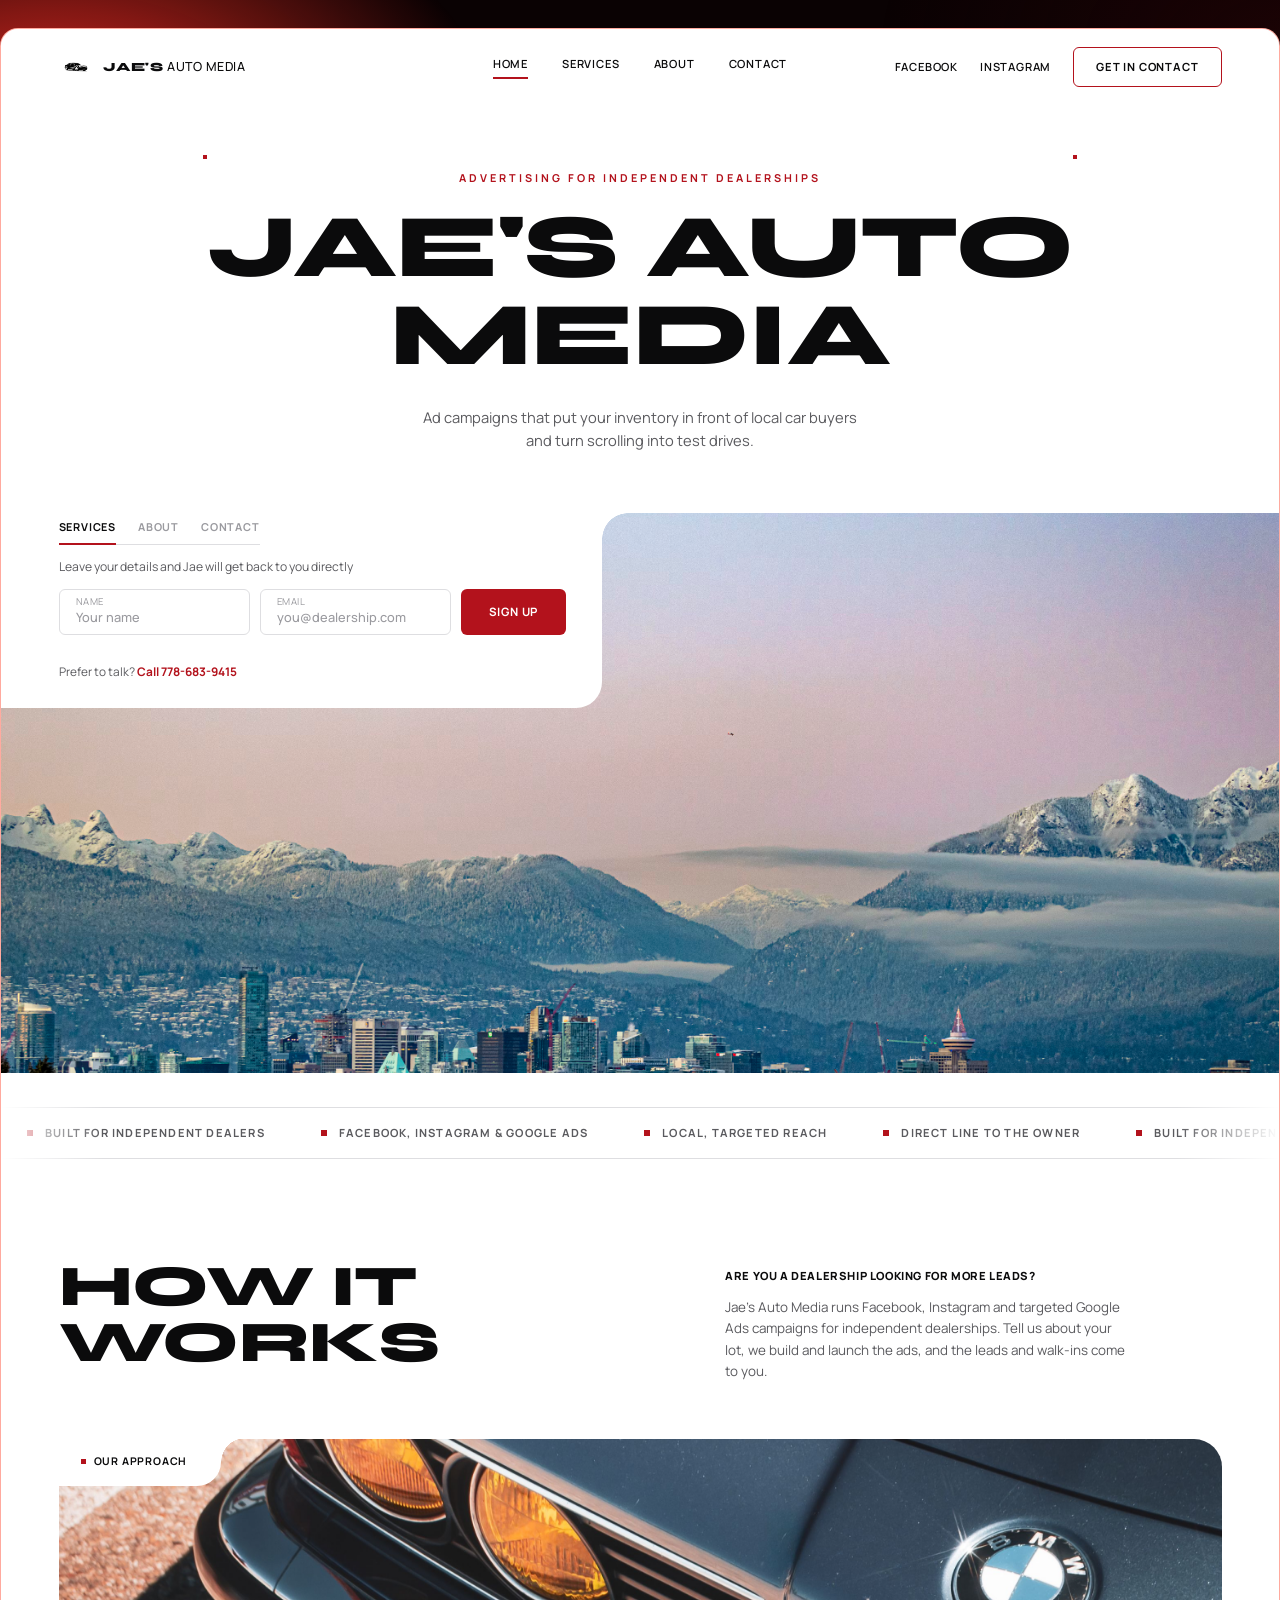
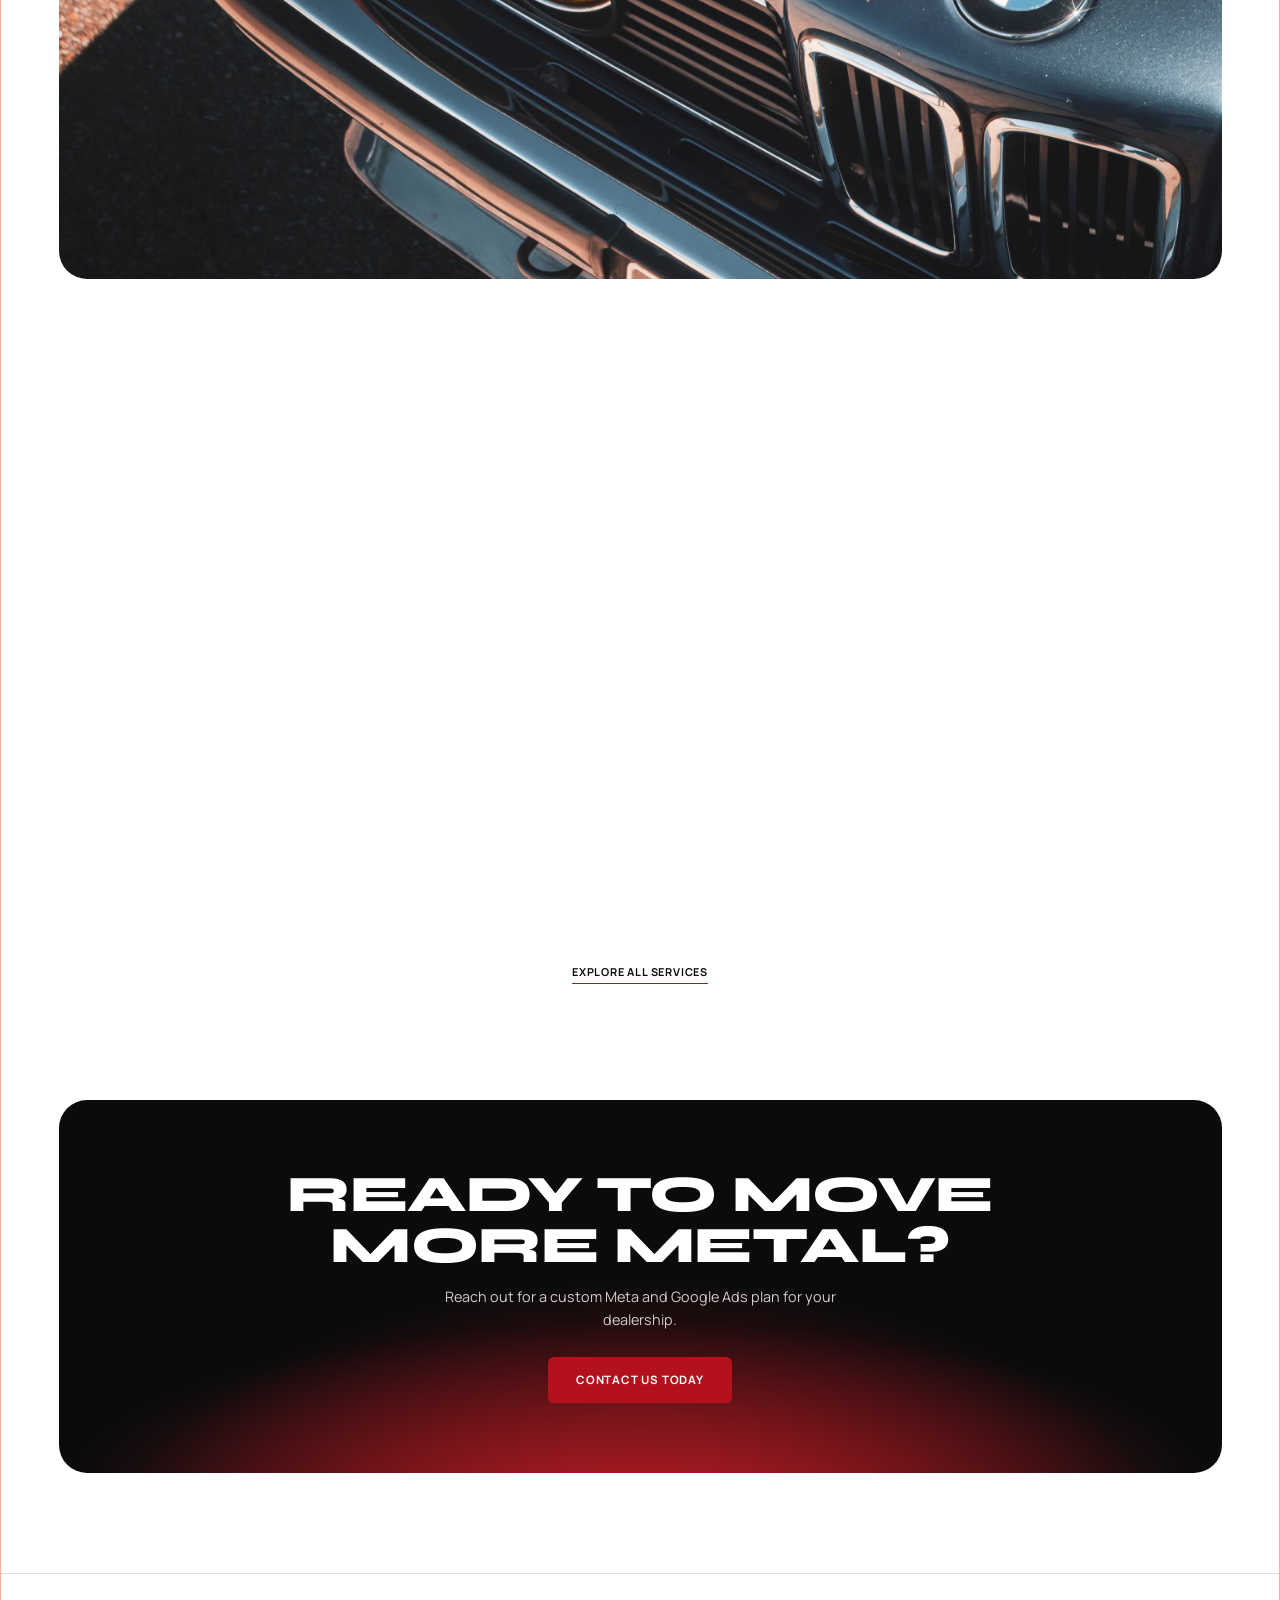
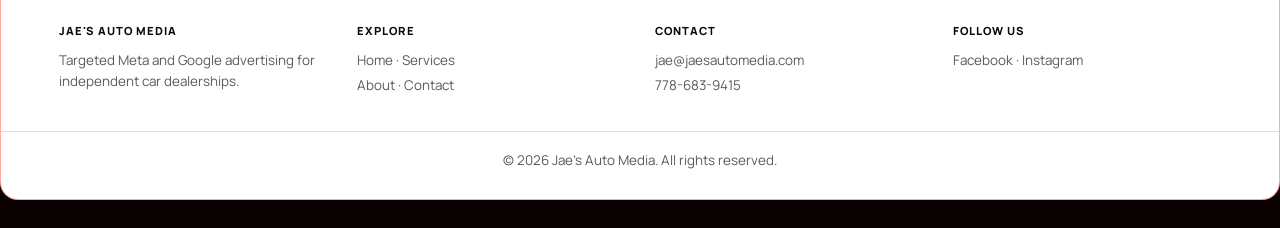
<file: index.html>
<!DOCTYPE html>
<html lang="en">
<head>
    <meta charset="UTF-8">
    <meta name="viewport" content="width=device-width, initial-scale=1.0">
    <meta name="theme-color" content="#0a0203">
    <title>Jae's Auto Media | Meta and Google Ads for Independent Car Dealerships</title>
    <meta name="description" content="Targeted Facebook, Instagram and Google advertising built for independent car dealerships. Put your inventory in front of local buyers and fill your lot with real leads.">
    <link rel="preconnect" href="https://fonts.googleapis.com">
    <link rel="preconnect" href="https://fonts.gstatic.com" crossorigin>
    <link href="https://fonts.googleapis.com/css2?family=Manrope:wght@400;500;600;700;800&family=Syne:wght@700;800&display=swap" rel="stylesheet">
    <link rel="stylesheet" href="styles.css">
    <script>document.documentElement.classList.add("js");</script>
    <script src="script.js" defer></script>
</head>
<body>
<div class="page">

    <header class="site-header">
        <div class="header-inner">
            <a href="index.html" class="logo-link">
                <img src="images/logo.jpg" alt="Jae's Auto Media Logo" class="nav-logo" onerror="this.style.display='none'">
                <span class="logo-name"><b>Jae's</b>Auto Media</span>
            </a>
            <nav class="mainnav" aria-label="Site pages">
                <a href="index.html" aria-current="page">Home</a>
                <a href="services.html">Services</a>
                <a href="about.html">About</a>
                <a href="contact.html">Contact</a>
            </nav>
            <div class="header-actions">
                <a href="https://www.facebook.com/profile.php?id=61595789626539" target="_blank" rel="noopener" class="social-link">Facebook</a>
                <a href="https://www.instagram.com/jaesautomediaads/" target="_blank" rel="noopener" class="social-link">Instagram</a>
                <a href="contact.html" class="btn-outline">Get in Contact</a>
            </div>
        </div>
    </header>

    <main>
        <section class="hero">
            <div class="hero-text">
                <p class="eyebrow">Advertising for independent dealerships</p>
                <h1 class="display">Jae's Auto Media</h1>
                <p class="hero-sub">Ad campaigns that put your inventory in front of local car buyers and turn scrolling into test drives.</p>
            </div>

            <div class="hero-media">
                <div class="hero-photo" role="img" aria-label="Cars on a dealership lot"></div>
                <div class="cutout">
                    <div class="tabs">
                        <a href="services.html" class="active">Services</a>
                        <a href="about.html">About</a>
                        <a href="contact.html">Contact</a>
                    </div>
                    <p class="cut-sub">Leave your details and Jae will get back to you directly</p>
                    <form class="signup" id="signup-form" action="https://formsubmit.io/f/230b3058-38d5-4f60-9c1b-e684c7fa2852" method="POST">
                        <!-- spam trap: bots fill it in, people never see it. Leave it empty. -->
                        <input type="text" name="_formsubmit_id" class="trap" tabindex="-1" autocomplete="off" aria-hidden="true">
                        <label class="field">
                            <small>Name</small>
                            <input type="text" name="Full name" placeholder="Your name" autocomplete="name" required>
                        </label>
                        <label class="field">
                            <small>Email</small>
                            <input type="email" name="Email" placeholder="you@dealership.com" autocomplete="email" required>
                        </label>
                        <button type="submit" class="btn-red">Sign up</button>
                    </form>
                    <p class="form-note" id="form-note" role="status" aria-live="polite"></p>
                    <p class="form-alt">Prefer to talk? <a href="tel:7786839415">Call 778-683-9415</a></p>
                </div>
            </div>

            <div class="ticker" aria-label="Highlights">
                <div class="ticker-track">
                    <div class="ticker-group">
                        <span>Built for independent dealers</span>
                        <span>Facebook, Instagram &amp; Google ads</span>
                        <span>Local, targeted reach</span>
                        <span>Direct line to the owner</span>
                    </div>
                    <div class="ticker-group" aria-hidden="true">
                        <span>Built for independent dealers</span>
                        <span>Facebook, Instagram &amp; Google ads</span>
                        <span>Local, targeted reach</span>
                        <span>Direct line to the owner</span>
                    </div>
                    <div class="ticker-group" aria-hidden="true">
                        <span>Built for independent dealers</span>
                        <span>Facebook, Instagram &amp; Google ads</span>
                        <span>Local, targeted reach</span>
                        <span>Direct line to the owner</span>
                    </div>
                    <div class="ticker-group" aria-hidden="true">
                        <span>Built for independent dealers</span>
                        <span>Facebook, Instagram &amp; Google ads</span>
                        <span>Local, targeted reach</span>
                        <span>Direct line to the owner</span>
                    </div>
                </div>
            </div>
        </section>

        <section id="process" class="section">
            <div class="two-col">
                <h2 class="display section-title">How it works</h2>
                <div class="side-text">
                    <h4>Are you a dealership looking for more leads?</h4>
                    <p>Jae's Auto Media runs Facebook, Instagram and targeted Google Ads campaigns for independent dealerships. Tell us about your lot, we build and launch the ads, and the leads and walk-ins come to you.</p>
                </div>
            </div>

            <div class="photo-block photo-work" role="img" aria-label="Our approach">
                <div class="cut-label">Our approach</div>
            </div>

            <div class="steps">
                <div class="step">
                    <span class="num">01</span>
                    <h3>We Talk</h3>
                    <p>Tell us about your lot, your inventory and the buyers you want to reach.</p>
                </div>
                <div class="step">
                    <span class="num">02</span>
                    <h3>We Build</h3>
                    <p>We design and launch ad campaigns tailored to your dealership and local market.</p>
                </div>
                <div class="step">
                    <span class="num">03</span>
                    <h3>You Sell</h3>
                    <p>Leads and walk-ins come to you, and we keep tuning the ads to improve results.</p>
                </div>
            </div>
        </section>

        <section id="services" class="section">
            <h2 class="display section-title">What we do</h2>
            <p class="intro">Simple, focused advertising that keeps your lot moving.</p>

            <div class="cards">
                <a href="services.html" class="card">
                    <div class="icon"><svg viewBox="0 0 24 24" fill="none" stroke="currentColor" stroke-width="1.8" stroke-linecap="round" stroke-linejoin="round" aria-hidden="true"><circle cx="12" cy="12" r="9"/><circle cx="12" cy="12" r="4"/><path d="M12 1v4M12 19v4M1 12h4M19 12h4"/></svg></div>
                    <h3>Digital Inventory Targeting</h3>
                    <p>Put your specific vehicles in front of active car buyers in your local radius using dynamic social media ads.</p>
                </a>
                <a href="services.html" class="card">
                    <div class="icon"><svg viewBox="0 0 24 24" fill="none" stroke="currentColor" stroke-width="1.8" stroke-linecap="round" stroke-linejoin="round" aria-hidden="true"><path d="M20 12a8 8 0 1 0-2.6 5.9"/><path d="M20 4v6h-6"/></svg></div>
                    <h3>Showroom Retargeting</h3>
                    <p>Re-engage people who browsed your inventory but haven't booked a test drive yet.</p>
                </a>
                <a href="services.html" class="card">
                    <div class="icon"><svg viewBox="0 0 24 24" fill="none" stroke="currentColor" stroke-width="1.8" stroke-linecap="round" stroke-linejoin="round" aria-hidden="true"><path d="M4 5h16v11H10l-5 4v-4H4z"/><path d="M8 9h8M8 12h5"/></svg></div>
                    <h3>Lead Generation Campaigns</h3>
                    <p>Capture inquiries straight from Facebook and Instagram so your sales team can follow up while buyers are interested.</p>
                </a>
                <a href="services.html" class="card">
                    <div class="icon"><svg viewBox="0 0 24 24" fill="none" stroke="currentColor" stroke-width="1.8" stroke-linecap="round" stroke-linejoin="round" aria-hidden="true"><circle cx="10.5" cy="10.5" r="6.5"/><path d="M15.5 15.5 21 21"/><path d="M8 10.5h5M10.5 8v5"/></svg></div>
                    <h3>Targeted Google Ads</h3>
                    <p>Show up on Google when local shoppers are searching for the cars you sell, and send them straight to your lot.</p>
                </a>
            </div>

            <p class="link-row"><a href="services.html" class="underline-link">Explore all services</a></p>
        </section>

        <section class="cta">
            <div class="cta-box">
                <h2 class="display">Ready to move more metal?</h2>
                <p>Reach out for a custom Meta and Google Ads plan for your dealership.</p>
                <a href="contact.html" class="btn-red">Contact us today</a>
            </div>
        </section>
    </main>

    <footer class="site-footer">
        <div class="footer-grid">
            <div>
                <h3>Jae's Auto Media</h3>
                <p>Targeted Meta and Google advertising for independent car dealerships.</p>
            </div>
            <div>
                <h3>Explore</h3>
                <p><a href="index.html">Home</a> &middot; <a href="services.html">Services</a></p>
                <p><a href="about.html">About</a> &middot; <a href="contact.html">Contact</a></p>
            </div>
            <div>
                <h3>Contact</h3>
                <p><a href="mailto:jae@jaesautomedia.com">jae@jaesautomedia.com</a></p>
                <p><a href="tel:7786839415">778-683-9415</a></p>
            </div>
            <div>
                <h3>Follow Us</h3>
                <p>
                    <a href="https://www.facebook.com/profile.php?id=61595789626539" target="_blank" rel="noopener">Facebook</a> &middot;
                    <a href="https://www.instagram.com/jaesautomediaads/" target="_blank" rel="noopener">Instagram</a>
                </p>
            </div>
        </div>
        <p class="copyright">&copy; 2026 Jae's Auto Media. All rights reserved.</p>
    </footer>

</div>
</body>
</html>
</file>
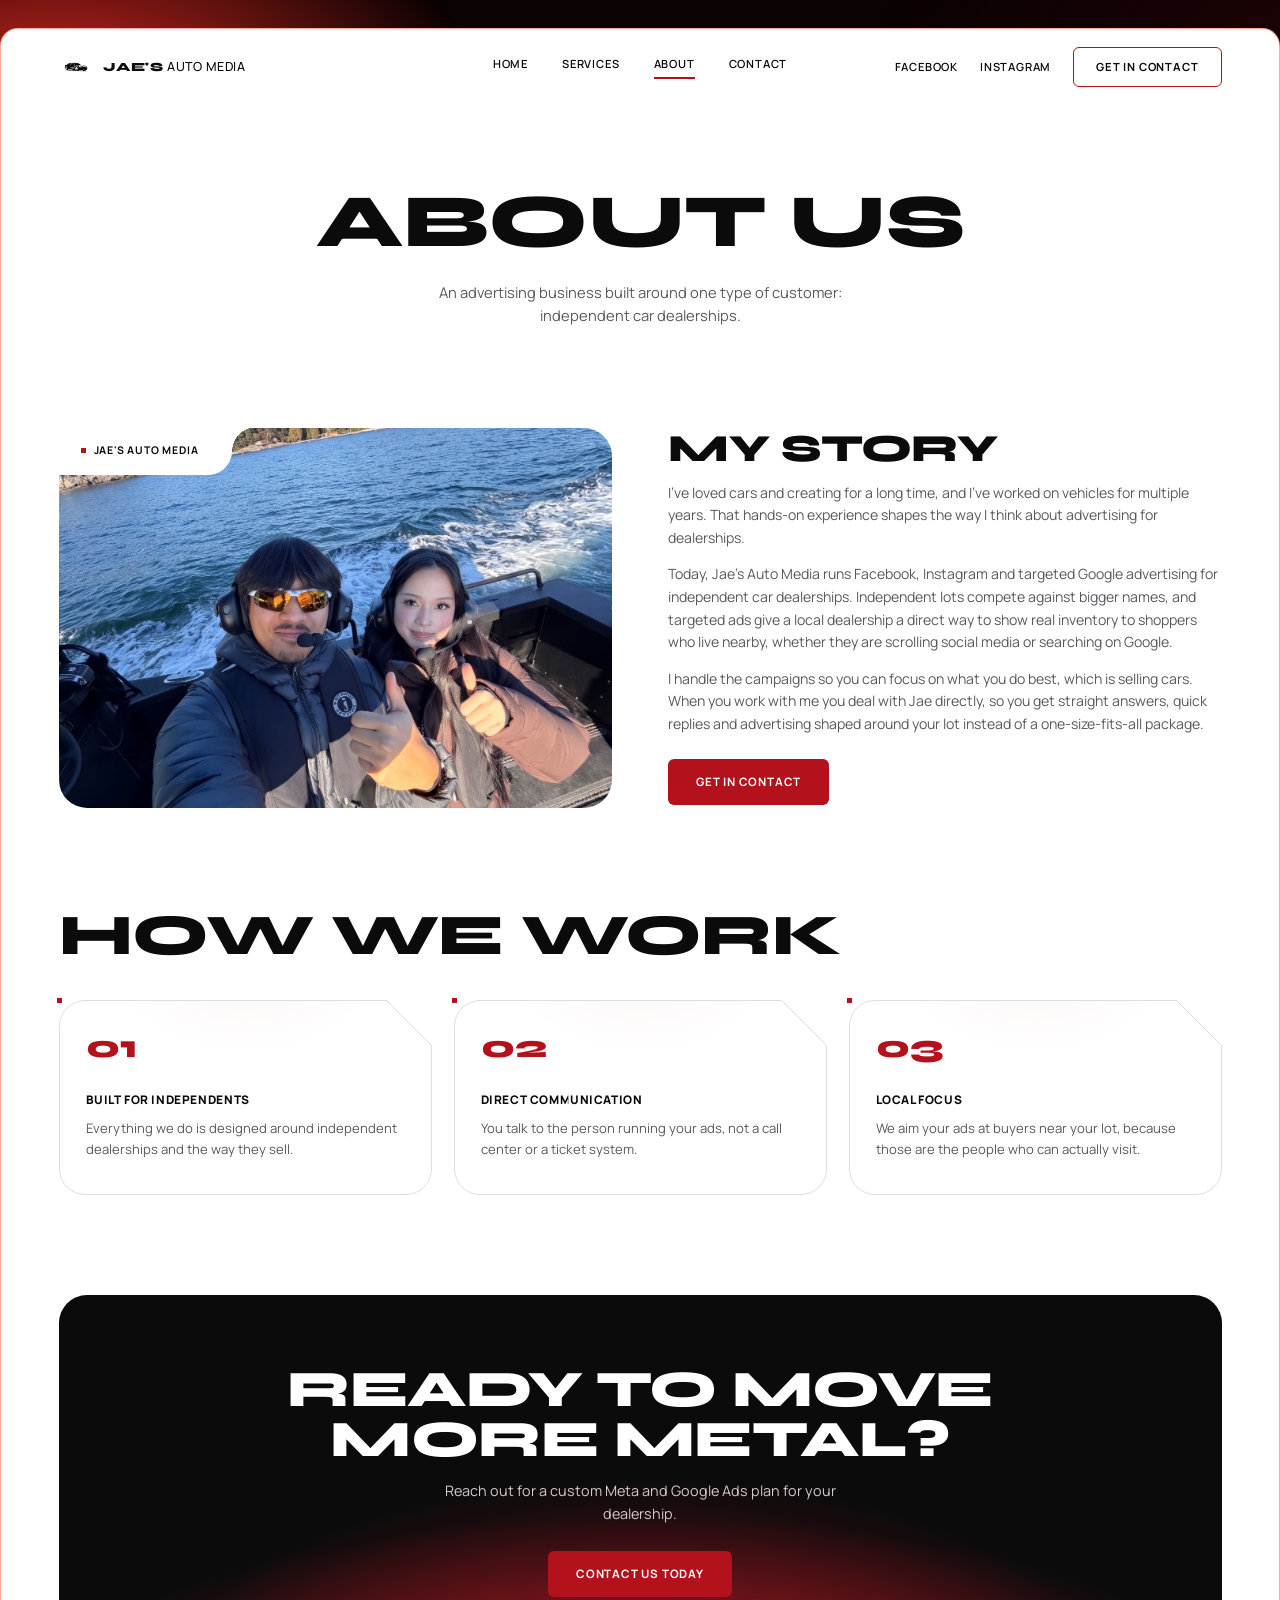
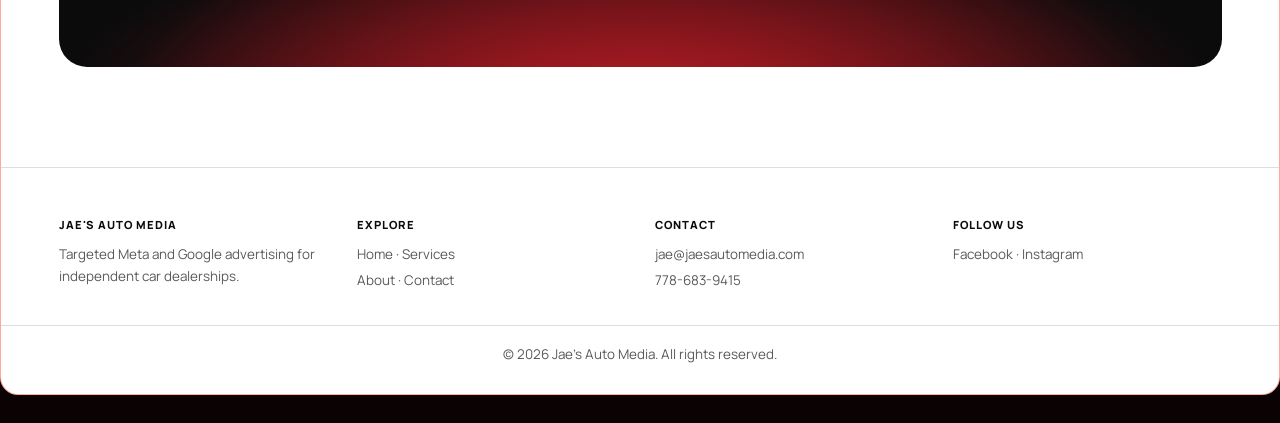
<file: about.html>
<!DOCTYPE html>
<html lang="en">
<head>
    <meta charset="UTF-8">
    <meta name="viewport" content="width=device-width, initial-scale=1.0">
    <meta name="theme-color" content="#0a0203">
    <title>About | Jae's Auto Media</title>
    <meta name="description" content="Jae's Auto Media is an advertising business built for independent car dealerships, running Facebook, Instagram and targeted Google Ads campaigns that bring local buyers to your lot.">
    <link rel="preconnect" href="https://fonts.googleapis.com">
    <link rel="preconnect" href="https://fonts.gstatic.com" crossorigin>
    <link href="https://fonts.googleapis.com/css2?family=Manrope:wght@400;500;600;700;800&family=Syne:wght@700;800&display=swap" rel="stylesheet">
    <link rel="stylesheet" href="styles.css">
    <script>document.documentElement.classList.add("js");</script>
    <script src="script.js" defer></script>
</head>
<body>
<div class="page">

    <header class="site-header">
        <div class="header-inner">
            <a href="index.html" class="logo-link">
                <img src="images/logo.jpg" alt="Jae's Auto Media Logo" class="nav-logo" onerror="this.style.display='none'">
                <span class="logo-name"><b>Jae's</b>Auto Media</span>
            </a>
            <nav class="mainnav" aria-label="Site pages">
                <a href="index.html">Home</a>
                <a href="services.html">Services</a>
                <a href="about.html" aria-current="page">About</a>
                <a href="contact.html">Contact</a>
            </nav>
            <div class="header-actions">
                <a href="https://www.facebook.com/profile.php?id=61595789626539" target="_blank" rel="noopener" class="social-link">Facebook</a>
                <a href="https://www.instagram.com/jaesautomediaads/" target="_blank" rel="noopener" class="social-link">Instagram</a>
                <a href="contact.html" class="btn-outline">Get in Contact</a>
            </div>
        </div>
    </header>

    <main>
        <section class="page-hero">
            <h1 class="display">About Us</h1>
            <p>An advertising business built around one type of customer: independent car dealerships.</p>
        </section>

        <section class="section" style="padding-top: 20px;">
            <article class="detail">
                <!-- Add your photo at images/about.jpg -->
                <div class="photo-block photo-about" role="img" aria-label="Photo of Jae">
                    <div class="cut-label">Jae's Auto Media</div>
                </div>
                <div class="detail-text">
                    <h2 class="display">My Story</h2>
                    <p>I've loved cars and creating for a long time, and I've worked on vehicles for multiple years. That hands-on experience shapes the way I think about advertising for dealerships.</p>
                    <p>Today, Jae's Auto Media runs Facebook, Instagram and targeted Google advertising for independent car dealerships. Independent lots compete against bigger names, and targeted ads give a local dealership a direct way to show real inventory to shoppers who live nearby, whether they are scrolling social media or searching on Google.</p>
                    <p>I handle the campaigns so you can focus on what you do best, which is selling cars. When you work with me you deal with Jae directly, so you get straight answers, quick replies and advertising shaped around your lot instead of a one-size-fits-all package.</p>
                    <p style="margin-top: 24px;"><a href="contact.html" class="btn-red">Get in Contact</a></p>
                </div>
            </article>
        </section>

        <section class="section">
            <h2 class="display section-title">How we work</h2>
            <div class="cards">
                <div class="card">
                    <span class="big-num">01</span>
                    <h3>Built For Independents</h3>
                    <p>Everything we do is designed around independent dealerships and the way they sell.</p>
                </div>
                <div class="card">
                    <span class="big-num">02</span>
                    <h3>Direct Communication</h3>
                    <p>You talk to the person running your ads, not a call center or a ticket system.</p>
                </div>
                <div class="card">
                    <span class="big-num">03</span>
                    <h3>Local Focus</h3>
                    <p>We aim your ads at buyers near your lot, because those are the people who can actually visit.</p>
                </div>
            </div>
        </section>

        <section class="cta">
            <div class="cta-box">
                <h2 class="display">Ready to move more metal?</h2>
                <p>Reach out for a custom Meta and Google Ads plan for your dealership.</p>
                <a href="contact.html" class="btn-red">Contact us today</a>
            </div>
        </section>
    </main>

    <footer class="site-footer">
        <div class="footer-grid">
            <div>
                <h3>Jae's Auto Media</h3>
                <p>Targeted Meta and Google advertising for independent car dealerships.</p>
            </div>
            <div>
                <h3>Explore</h3>
                <p><a href="index.html">Home</a> &middot; <a href="services.html">Services</a></p>
                <p><a href="about.html">About</a> &middot; <a href="contact.html">Contact</a></p>
            </div>
            <div>
                <h3>Contact</h3>
                <p><a href="mailto:jae@jaesautomedia.com">jae@jaesautomedia.com</a></p>
                <p><a href="tel:7786839415">778-683-9415</a></p>
            </div>
            <div>
                <h3>Follow Us</h3>
                <p>
                    <a href="https://www.facebook.com/profile.php?id=61595789626539" target="_blank" rel="noopener">Facebook</a> &middot;
                    <a href="https://www.instagram.com/jaesautomediaads/" target="_blank" rel="noopener">Instagram</a>
                </p>
            </div>
        </div>
        <p class="copyright">&copy; 2026 Jae's Auto Media. All rights reserved.</p>
    </footer>

</div>
</body>
</html>
</file>
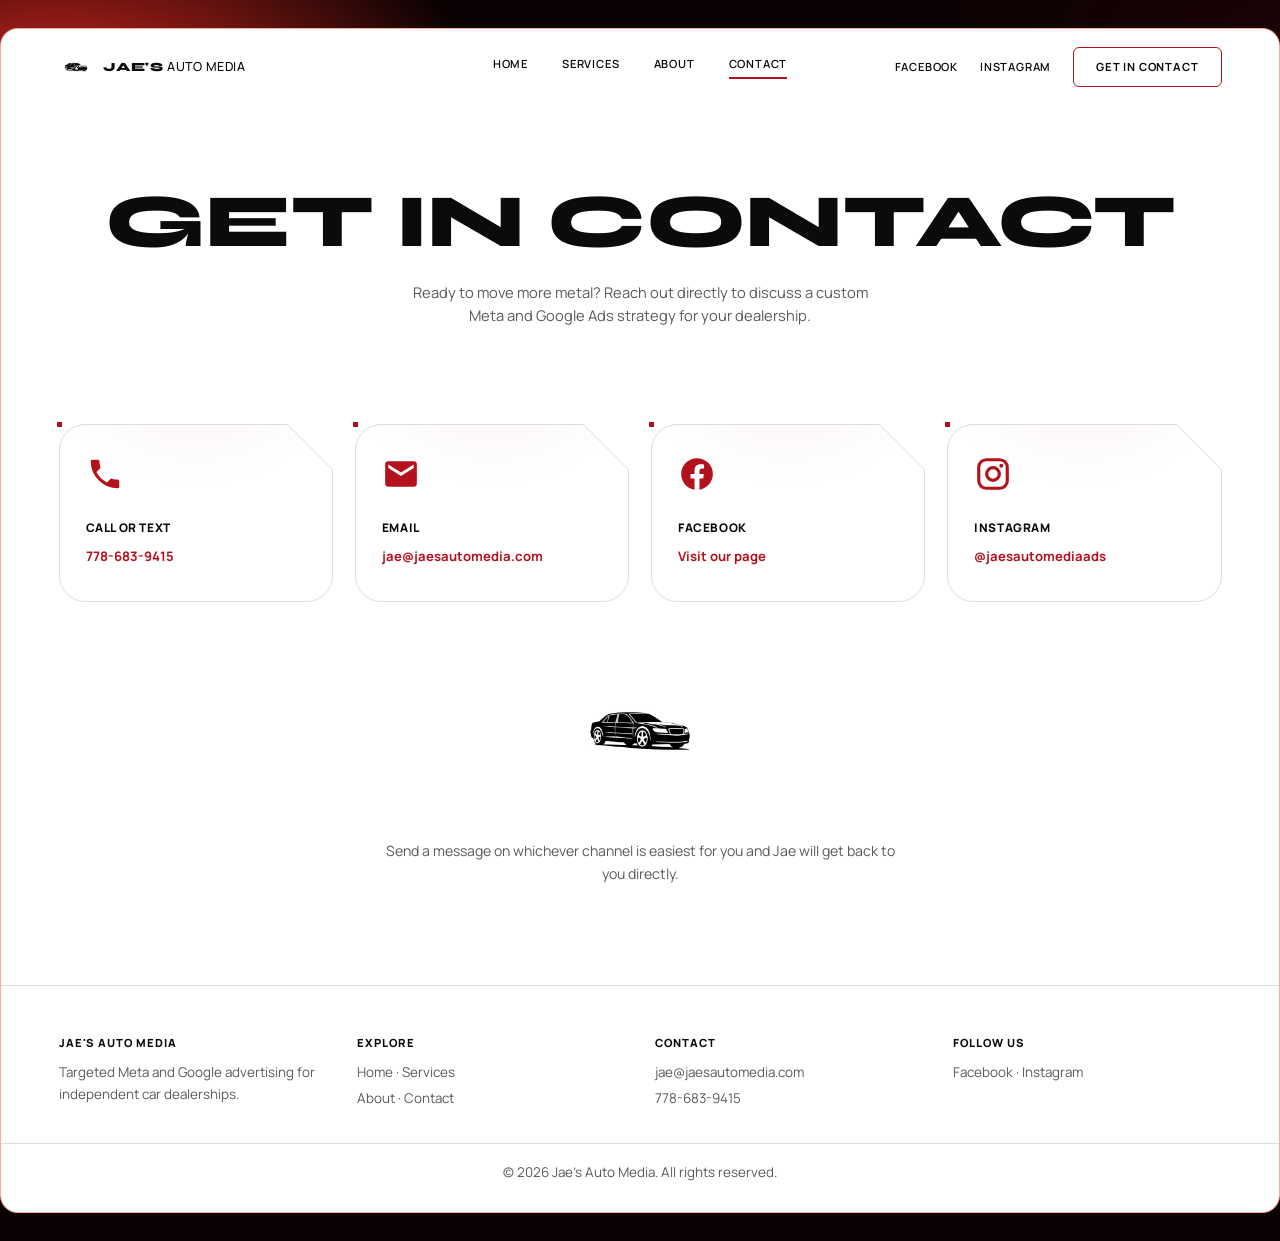
<file: contact.html>
<!DOCTYPE html>
<html lang="en">
<head>
    <meta charset="UTF-8">
    <meta name="viewport" content="width=device-width, initial-scale=1.0">
    <meta name="theme-color" content="#0a0203">
    <title>Get in Contact | Jae's Auto Media</title>
    <meta name="description" content="Contact Jae's Auto Media by phone, email, Facebook or Instagram to discuss Meta and Google advertising for your dealership.">
    <link rel="preconnect" href="https://fonts.googleapis.com">
    <link rel="preconnect" href="https://fonts.gstatic.com" crossorigin>
    <link href="https://fonts.googleapis.com/css2?family=Manrope:wght@400;500;600;700;800&family=Syne:wght@700;800&display=swap" rel="stylesheet">
    <link rel="stylesheet" href="styles.css">
    <script>document.documentElement.classList.add("js");</script>
    <script src="script.js" defer></script>
</head>
<body>
<div class="page">

    <header class="site-header">
        <div class="header-inner">
            <a href="index.html" class="logo-link">
                <img src="images/logo.jpg" alt="Jae's Auto Media Logo" class="nav-logo" onerror="this.style.display='none'">
                <span class="logo-name"><b>Jae's</b>Auto Media</span>
            </a>
            <nav class="mainnav" aria-label="Site pages">
                <a href="index.html">Home</a>
                <a href="services.html">Services</a>
                <a href="about.html">About</a>
                <a href="contact.html" aria-current="page">Contact</a>
            </nav>
            <div class="header-actions">
                <a href="https://www.facebook.com/profile.php?id=61595789626539" target="_blank" rel="noopener" class="social-link">Facebook</a>
                <a href="https://www.instagram.com/jaesautomediaads/" target="_blank" rel="noopener" class="social-link">Instagram</a>
                <a href="contact.html" class="btn-outline">Get in Contact</a>
            </div>
        </div>
    </header>

    <main>
        <section class="page-hero">
            <h1 class="display">Get in Contact</h1>
            <p>Ready to move more metal? Reach out directly to discuss a custom Meta and Google Ads strategy for your dealership.</p>
        </section>

        <section class="section" style="padding-top: 60px;">
            <div class="cards">

                <a class="card" href="tel:7786839415">
                    <div class="icon"><svg viewBox="0 0 24 24" fill="currentColor" aria-hidden="true"><path d="M6.6 10.8a15.1 15.1 0 0 0 6.6 6.6l2.2-2.2a1 1 0 0 1 1-.25 11.4 11.4 0 0 0 3.6.57 1 1 0 0 1 1 1V20a1 1 0 0 1-1 1A17 17 0 0 1 3 4a1 1 0 0 1 1-1h3.5a1 1 0 0 1 1 1c0 1.25.2 2.45.57 3.6a1 1 0 0 1-.25 1z"/></svg></div>
                    <h3>Call or Text</h3>
                    <p class="value">778-683-9415</p>
                </a>

                <a class="card" href="mailto:jae@jaesautomedia.com">
                    <div class="icon"><svg viewBox="0 0 24 24" fill="currentColor" aria-hidden="true"><path d="M20 4H4a2 2 0 0 0-2 2v12a2 2 0 0 0 2 2h16a2 2 0 0 0 2-2V6a2 2 0 0 0-2-2zm0 4.2-8 5-8-5V6l8 5 8-5z"/></svg></div>
                    <h3>Email</h3>
                    <p class="value">jae@jaesautomedia.com</p>
                </a>

                <a class="card" href="https://www.facebook.com/profile.php?id=61595789626539" target="_blank" rel="noopener">
                    <div class="icon"><svg viewBox="0 0 24 24" fill="currentColor" aria-hidden="true"><path d="M22 12a10 10 0 1 0-11.56 9.88v-6.99H7.9V12h2.54V9.8c0-2.5 1.49-3.89 3.77-3.89 1.09 0 2.24.2 2.24.2v2.46h-1.26c-1.24 0-1.63.77-1.63 1.56V12h2.78l-.44 2.89h-2.34v6.99A10 10 0 0 0 22 12z"/></svg></div>
                    <h3>Facebook</h3>
                    <p class="value">Visit our page</p>
                </a>

                <a class="card" href="https://www.instagram.com/jaesautomediaads/" target="_blank" rel="noopener">
                    <div class="icon"><svg viewBox="0 0 24 24" fill="currentColor" aria-hidden="true"><path d="M7.8 2h8.4A5.8 5.8 0 0 1 22 7.8v8.4a5.8 5.8 0 0 1-5.8 5.8H7.8A5.8 5.8 0 0 1 2 16.2V7.8A5.8 5.8 0 0 1 7.8 2zm-.2 2A3.6 3.6 0 0 0 4 7.6v8.8A3.6 3.6 0 0 0 7.6 20h8.8a3.6 3.6 0 0 0 3.6-3.6V7.6A3.6 3.6 0 0 0 16.4 4H7.6zM17.25 5.5a1.25 1.25 0 1 1 0 2.5 1.25 1.25 0 0 1 0-2.5zM12 7a5 5 0 1 1 0 10 5 5 0 0 1 0-10zm0 2a3 3 0 1 0 0 6 3 3 0 0 0 0-6z"/></svg></div>
                    <h3>Instagram</h3>
                    <p class="value">@jaesautomediaads</p>
                </a>

            </div>

            <div class="contact-note">
                <img src="images/logo.jpg" alt="Jae's Auto Media Logo" class="brand-logo" onerror="this.style.display='none'">
                <p>Send a message on whichever channel is easiest for you and Jae will get back to you directly.</p>
            </div>
        </section>
    </main>

    <footer class="site-footer">
        <div class="footer-grid">
            <div>
                <h3>Jae's Auto Media</h3>
                <p>Targeted Meta and Google advertising for independent car dealerships.</p>
            </div>
            <div>
                <h3>Explore</h3>
                <p><a href="index.html">Home</a> &middot; <a href="services.html">Services</a></p>
                <p><a href="about.html">About</a> &middot; <a href="contact.html">Contact</a></p>
            </div>
            <div>
                <h3>Contact</h3>
                <p><a href="mailto:jae@jaesautomedia.com">jae@jaesautomedia.com</a></p>
                <p><a href="tel:7786839415">778-683-9415</a></p>
            </div>
            <div>
                <h3>Follow Us</h3>
                <p>
                    <a href="https://www.facebook.com/profile.php?id=61595789626539" target="_blank" rel="noopener">Facebook</a> &middot;
                    <a href="https://www.instagram.com/jaesautomediaads/" target="_blank" rel="noopener">Instagram</a>
                </p>
            </div>
        </div>
        <p class="copyright">&copy; 2026 Jae's Auto Media. All rights reserved.</p>
    </footer>

</div>
</body>
</html>
</file>
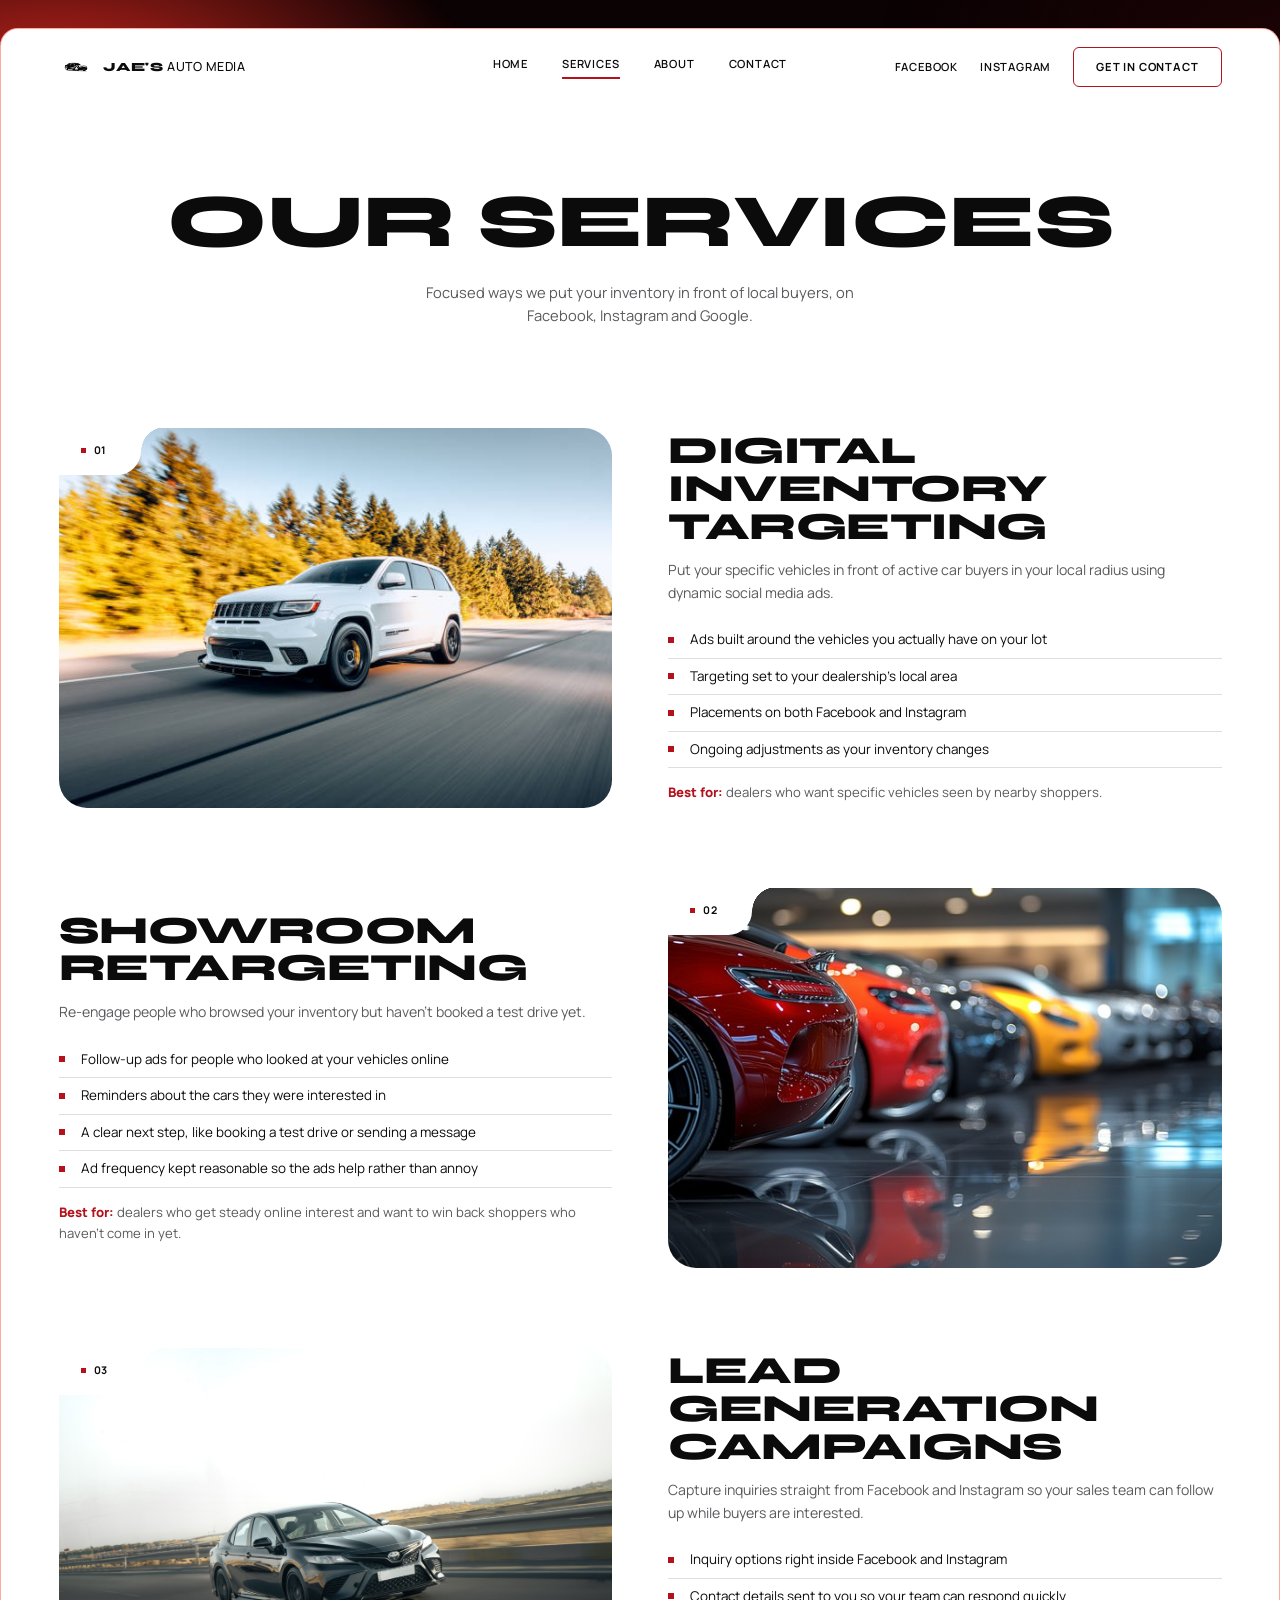
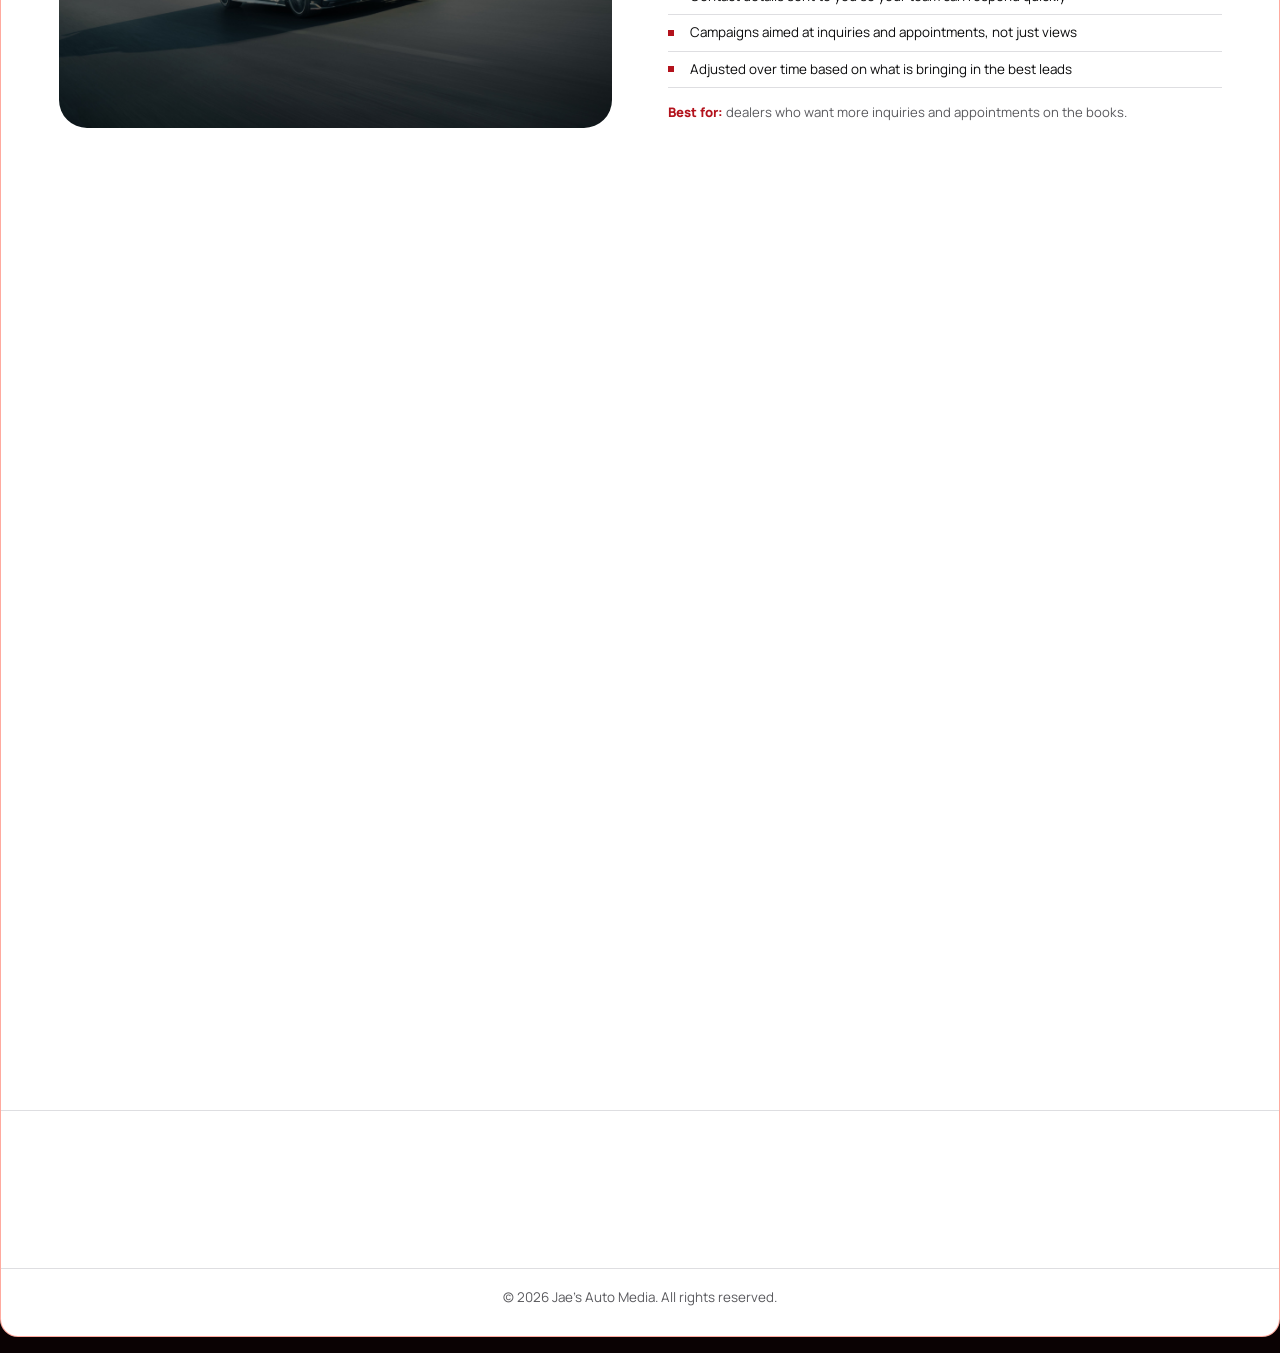
<file: services.html>
<!DOCTYPE html>
<html lang="en">
<head>
    <meta charset="UTF-8">
    <meta name="viewport" content="width=device-width, initial-scale=1.0">
    <meta name="theme-color" content="#0a0203">
    <title>Services | Jae's Auto Media</title>
    <meta name="description" content="Inventory targeting, showroom retargeting, lead generation and targeted Google Ads for independent car dealerships.">
    <link rel="preconnect" href="https://fonts.googleapis.com">
    <link rel="preconnect" href="https://fonts.gstatic.com" crossorigin>
    <link href="https://fonts.googleapis.com/css2?family=Manrope:wght@400;500;600;700;800&family=Syne:wght@700;800&display=swap" rel="stylesheet">
    <link rel="stylesheet" href="styles.css">
    <script>document.documentElement.classList.add("js");</script>
    <script src="script.js" defer></script>
</head>
<body>
<div class="page">

    <header class="site-header">
        <div class="header-inner">
            <a href="index.html" class="logo-link">
                <img src="images/logo.jpg" alt="Jae's Auto Media Logo" class="nav-logo" onerror="this.style.display='none'">
                <span class="logo-name"><b>Jae's</b>Auto Media</span>
            </a>
            <nav class="mainnav" aria-label="Site pages">
                <a href="index.html">Home</a>
                <a href="services.html" aria-current="page">Services</a>
                <a href="about.html">About</a>
                <a href="contact.html">Contact</a>
            </nav>
            <div class="header-actions">
                <a href="https://www.facebook.com/profile.php?id=61595789626539" target="_blank" rel="noopener" class="social-link">Facebook</a>
                <a href="https://www.instagram.com/jaesautomediaads/" target="_blank" rel="noopener" class="social-link">Instagram</a>
                <a href="contact.html" class="btn-outline">Get in Contact</a>
            </div>
        </div>
    </header>

    <main>
        <section class="page-hero">
            <h1 class="display">Our Services</h1>
            <p>Focused ways we put your inventory in front of local buyers, on Facebook, Instagram and Google.</p>
        </section>

        <section class="section" style="padding-top: 20px;">

            <article class="detail">
                <div class="photo-block photo-1" role="img" aria-label="Digital inventory targeting">
                    <div class="cut-label">01</div>
                </div>
                <div class="detail-text">
                    <h2 class="display">Digital Inventory Targeting</h2>
                    <p>Put your specific vehicles in front of active car buyers in your local radius using dynamic social media ads.</p>
                    <ul class="check-list">
                        <li>Ads built around the vehicles you actually have on your lot</li>
                        <li>Targeting set to your dealership's local area</li>
                        <li>Placements on both Facebook and Instagram</li>
                        <li>Ongoing adjustments as your inventory changes</li>
                    </ul>
                    <p class="best-for"><b>Best for:</b> dealers who want specific vehicles seen by nearby shoppers.</p>
                </div>
            </article>

            <article class="detail reverse">
                <div class="photo-block photo-2" role="img" aria-label="Showroom retargeting">
                    <div class="cut-label">02</div>
                </div>
                <div class="detail-text">
                    <h2 class="display">Showroom Retargeting</h2>
                    <p>Re-engage people who browsed your inventory but haven't booked a test drive yet.</p>
                    <ul class="check-list">
                        <li>Follow-up ads for people who looked at your vehicles online</li>
                        <li>Reminders about the cars they were interested in</li>
                        <li>A clear next step, like booking a test drive or sending a message</li>
                        <li>Ad frequency kept reasonable so the ads help rather than annoy</li>
                    </ul>
                    <p class="best-for"><b>Best for:</b> dealers who get steady online interest and want to win back shoppers who haven't come in yet.</p>
                </div>
            </article>

            <article class="detail">
                <div class="photo-block photo-3" role="img" aria-label="Lead generation campaigns">
                    <div class="cut-label">03</div>
                </div>
                <div class="detail-text">
                    <h2 class="display">Lead Generation Campaigns</h2>
                    <p>Capture inquiries straight from Facebook and Instagram so your sales team can follow up while buyers are interested.</p>
                    <ul class="check-list">
                        <li>Inquiry options right inside Facebook and Instagram</li>
                        <li>Contact details sent to you so your team can respond quickly</li>
                        <li>Campaigns aimed at inquiries and appointments, not just views</li>
                        <li>Adjusted over time based on what is bringing in the best leads</li>
                    </ul>
                    <p class="best-for"><b>Best for:</b> dealers who want more inquiries and appointments on the books.</p>
                </div>
            </article>

            <article class="detail reverse">
                <div class="photo-block photo-4" role="img" aria-label="Targeted Google Ads">
                    <div class="cut-label">04</div>
                </div>
                <div class="detail-text">
                    <h2 class="display">Targeted Google Ads</h2>
                    <p>Put your dealership at the top of Google when local shoppers search for the vehicles you sell.</p>
                    <ul class="check-list">
                        <li>Search ads that appear when buyers look for cars near you</li>
                        <li>Targeting set to your dealership's local area</li>
                        <li>Clear calls to call, get directions or view your inventory</li>
                        <li>Budget and keywords adjusted over time based on what brings in real customers</li>
                    </ul>
                    <p class="best-for"><b>Best for:</b> dealers who want to reach buyers at the moment they are actively searching.</p>
                </div>
            </article>

        </section>

        <section class="cta">
            <div class="cta-box">
                <h2 class="display">Not sure which fits?</h2>
                <p>Tell us about your lot and we'll recommend a plan that makes sense for your dealership.</p>
                <a href="contact.html" class="btn-red">Get in Contact</a>
            </div>
        </section>
    </main>

    <footer class="site-footer">
        <div class="footer-grid">
            <div>
                <h3>Jae's Auto Media</h3>
                <p>Targeted Meta and Google advertising for independent car dealerships.</p>
            </div>
            <div>
                <h3>Explore</h3>
                <p><a href="index.html">Home</a> &middot; <a href="services.html">Services</a></p>
                <p><a href="about.html">About</a> &middot; <a href="contact.html">Contact</a></p>
            </div>
            <div>
                <h3>Contact</h3>
                <p><a href="mailto:jae@jaesautomedia.com">jae@jaesautomedia.com</a></p>
                <p><a href="tel:7786839415">778-683-9415</a></p>
            </div>
            <div>
                <h3>Follow Us</h3>
                <p>
                    <a href="https://www.facebook.com/profile.php?id=61595789626539" target="_blank" rel="noopener">Facebook</a> &middot;
                    <a href="https://www.instagram.com/jaesautomediaads/" target="_blank" rel="noopener">Instagram</a>
                </p>
            </div>
        </div>
        <p class="copyright">&copy; 2026 Jae's Auto Media. All rights reserved.</p>
    </footer>

</div>
</body>
</html>
</file>
<file: styles.css>
/* =====================================================
   Jae's Auto Media - clean editorial style, red / white / black
   Photo slots: images/hero.jpg, car1.jpg, car2.jpg, car3.jpg, about.jpg, logo.jpg
   Every photo slot has a dark red gradient fallback, so nothing looks broken without them.
   ===================================================== */

:root {
    --red: #b3121c;
    --red-bright: #d9232d;
    --red-deep: #6e0a10;
    --ink: #0b0b0c;
    --gray: #5a5a5e;
    --soft: #9a9a9f;
    --line: #dedee1;
    --paper: #ffffff;
    --head-font: 'Syne', 'Arial Black', Impact, 'Segoe UI', sans-serif;
    --body-font: 'Manrope', 'Segoe UI', Tahoma, Geneva, Verdana, sans-serif;
    --pad: 4.5%;
}

* { box-sizing: border-box; }

html { scroll-behavior: smooth; }

body {
    margin: 0;
    min-height: 100vh;
    font-family: var(--body-font);
    color: var(--ink);
    line-height: 1.6;
    background-color: #0a0203;
    background-image:
        radial-gradient(55% 38% at 0% 16%, #d8281f 0%, transparent 70%),
        radial-gradient(45% 30% at 100% 10%, #1b0305 0%, transparent 75%),
        radial-gradient(55% 40% at 100% 58%, #b3121c 0%, transparent 70%),
        radial-gradient(60% 35% at 0% 92%, #8e0e15 0%, transparent 70%);
    background-attachment: fixed;
}

img { max-width: 100%; }

a { color: inherit; }

/* white page floating on the dark red backdrop */
.page {
    max-width: 1320px;
    margin: 28px auto;
    background: var(--paper);
    border: 1px solid rgba(255, 100, 80, 0.55);
    border-radius: 18px;
    overflow: clip;
}

/* ---------- Header ---------- */
.site-header {
    position: sticky;
    top: 0;
    z-index: 50;
    background: rgba(255, 255, 255, 0.96);
    backdrop-filter: blur(6px);
}

.header-inner {
    display: grid;
    grid-template-columns: 1fr auto 1fr;
    align-items: center;
    gap: 20px;
    padding: 18px var(--pad);
}

.logo-link { display: inline-flex; align-items: center; gap: 10px; text-decoration: none; justify-self: start; }

.nav-logo { height: 34px; width: auto; border-radius: 4px; }

.logo-name {
    font-size: 0.78rem;
    font-weight: 500;
    letter-spacing: 0.5px;
    text-transform: uppercase;
    white-space: nowrap;
}

.logo-name b { font-family: var(--head-font); font-weight: 800; margin-right: 4px; }

.mainnav { display: flex; gap: 34px; }

.mainnav a {
    padding-bottom: 4px;
    border-bottom: 2px solid transparent;
    text-decoration: none;
    font-size: 0.7rem;
    font-weight: 600;
    letter-spacing: 0.8px;
    text-transform: uppercase;
    transition: color 0.15s, border-color 0.15s;
}

.mainnav a:hover { color: var(--red); }

.mainnav a[aria-current="page"] { border-color: var(--red); }

.header-actions { display: flex; align-items: center; gap: 22px; justify-self: end; }

.social-link {
    text-decoration: none;
    font-size: 0.7rem;
    font-weight: 600;
    letter-spacing: 0.8px;
    text-transform: uppercase;
}

.social-link:hover { color: var(--red); }

.btn-outline {
    display: inline-block;
    padding: 10px 22px;
    border: 1px solid var(--red);
    border-radius: 6px;
    text-decoration: none;
    font-size: 0.7rem;
    font-weight: 700;
    letter-spacing: 0.8px;
    text-transform: uppercase;
    color: var(--ink);
    transition: background 0.15s, color 0.15s;
}

.btn-outline:hover { background: var(--red); color: #fff; }

.btn-red {
    display: inline-flex;
    align-items: center;
    justify-content: center;
    padding: 0 28px;
    min-height: 46px;
    border-radius: 6px;
    background: var(--red);
    color: #fff;
    text-decoration: none;
    font-size: 0.72rem;
    font-weight: 700;
    letter-spacing: 0.8px;
    text-transform: uppercase;
    transition: background 0.15s, transform 0.15s;
}

.btn-red:hover { background: var(--red-deep); transform: translateY(-2px); }

/* ---------- Shared type ---------- */
.display {
    margin: 0;
    font-family: var(--head-font);
    font-weight: 800;
    text-transform: uppercase;
    line-height: 0.98;
    letter-spacing: -0.5px;
    text-wrap: balance;
}

.eyebrow {
    margin: 0 0 18px;
    font-size: 0.68rem;
    font-weight: 700;
    letter-spacing: 3px;
    text-transform: uppercase;
    color: var(--red);
}

.section { padding: 100px var(--pad) 0; }

.section-title { font-size: clamp(2rem, 4.6vw, 3.6rem); }

/* ---------- Hero ---------- */
.hero { padding-top: 64px; }

.hero-text {
    position: relative;
    max-width: 1040px;
    margin: 0 auto;
    padding: 0 var(--pad);
    text-align: center;
}

.hero-text::before,
.hero-text::after {
    content: "";
    position: absolute;
    top: -14px;
    width: 4px;
    height: 4px;
    background: var(--red);
}

.hero-text::before { left: 8%; }
.hero-text::after { right: 8%; }

.hero h1 { font-size: clamp(2.4rem, 7.4vw, 5.6rem); }

.hero-sub {
    max-width: 460px;
    margin: 26px auto 0;
    font-size: 0.92rem;
    color: var(--gray);
}

.hero-media { position: relative; margin-top: 60px; }

.hero-photo {
    height: clamp(340px, 44vw, 560px);
    background:
        url('images/hero.jpg') center / cover no-repeat,
        linear-gradient(120deg, #0a0203 0%, #4a0509 45%, #b3121c 100%);
}

/* white cut-out in the corner of the photo that holds the quick-start strip */
.cutout {
    position: absolute;
    top: 0;
    left: 0;
    padding: 0 36px 26px var(--pad);
    background: #fff;
    border-bottom-right-radius: 26px;
}

.cutout::after {
    content: "";
    position: absolute;
    top: 0;
    left: 100%;
    width: 26px;
    height: 26px;
    background: radial-gradient(circle at 100% 100%, transparent 25.5px, #fff 26px);
}

.tabs { display: inline-flex; gap: 22px; border-bottom: 1px solid var(--line); }

.tabs a {
    padding-bottom: 8px;
    margin-bottom: -1px;
    border-bottom: 2px solid transparent;
    text-decoration: none;
    font-size: 0.68rem;
    font-weight: 700;
    letter-spacing: 0.8px;
    text-transform: uppercase;
    color: var(--soft);
}

.tabs a.active,
.tabs a:hover { color: var(--ink); border-color: var(--red); }

.cut-sub { margin: 12px 0 12px; font-size: 0.76rem; color: var(--gray); }

.fields { display: flex; flex-wrap: wrap; gap: 10px; }

.field {
    min-width: 170px;
    padding: 6px 16px;
    border: 1px solid var(--line);
    border-radius: 6px;
    line-height: 1.3;
}

.field small { display: block; font-size: 0.6rem; color: var(--soft); text-transform: uppercase; letter-spacing: 0.6px; }

.field span { font-size: 0.8rem; font-weight: 700; }

/* sign-up form inside the cut-out */
.signup { display: flex; flex-wrap: wrap; gap: 10px; }

.signup .field {
    display: block;
    min-width: 190px;
    cursor: text;
    transition: border-color 0.2s, box-shadow 0.2s;
}

.signup .field:focus-within {
    border-color: var(--red);
    box-shadow: 0 0 0 3px rgba(179, 18, 28, 0.12);
}

.signup input[type="text"],
.signup input[type="email"] {
    display: block;
    width: 100%;
    padding: 0;
    border: 0;
    outline: 0;
    background: transparent;
    font-family: inherit;
    font-size: 0.8rem;
    font-weight: 700;
    color: var(--ink);
}

.signup input::placeholder { color: var(--soft); font-weight: 500; }

.signup .trap { position: absolute; left: -9999px; width: 1px; height: 1px; opacity: 0; }

.signup button.btn-red { border: 0; font-family: inherit; cursor: pointer; }

.signup button.btn-red:disabled { opacity: 0.7; cursor: progress; }

.form-note { margin: 10px 0 0; min-height: 1.2em; font-size: 0.74rem; color: var(--gray); }

.form-note.ok { color: var(--ink); font-weight: 700; }

.form-note.ok::before { content: "\2713\00a0"; color: var(--red); }

.form-note.err { color: var(--red); font-weight: 700; }

.form-alt { margin: 4px 0 0; font-size: 0.74rem; color: var(--gray); }

.form-alt a { color: var(--red); font-weight: 700; text-decoration: none; }

.form-alt a:hover { text-decoration: underline; }

.highlights {
    display: flex;
    flex-wrap: wrap;
    justify-content: center;
    gap: 10px 34px;
    padding: 30px var(--pad) 0;
}

.highlights span {
    position: relative;
    padding-left: 14px;
    font-size: 0.66rem;
    font-weight: 700;
    letter-spacing: 1px;
    text-transform: uppercase;
    color: var(--gray);
}

.highlights span::before {
    content: "";
    position: absolute;
    left: 0;
    top: 50%;
    width: 5px;
    height: 5px;
    margin-top: -2px;
    background: var(--red);
}

/* ---------- Two-column heading rows ---------- */
.two-col {
    display: grid;
    grid-template-columns: 1.1fr 0.9fr;
    gap: 60px;
    align-items: start;
}

.side-text { max-width: 400px; padding-top: 8px; }

.side-text h4 {
    margin: 0 0 12px;
    font-size: 0.7rem;
    font-weight: 800;
    letter-spacing: 0.6px;
    text-transform: uppercase;
}

.side-text p { margin: 0; font-size: 0.84rem; color: var(--gray); }

/* ---------- Photo blocks with a cut-out label ---------- */
.photo-block {
    position: relative;
    min-height: clamp(280px, 38vw, 440px);
    /* top-left stays square because the white label covers that corner */
    border-radius: 0 28px 28px 28px;
    overflow: hidden;
    background-size: cover;
    background-position: center;
}

.photo-work {
    margin-top: 56px;
    background-image: url('images/car2.jpg'), linear-gradient(135deg, #0a0203, #4a0509 55%, #b3121c);
}

.photo-1 { background-image: url('images/car1.jpg'), linear-gradient(135deg, #0a0203, #4a0509 55%, #b3121c); }
.photo-2 { background-image: url('images/service2.jpg'), url('images/car2.jpg'), linear-gradient(135deg, #1b0305, #6e0a10 55%, #d9232d); }
.photo-3 { background-image: url('images/car3.jpg'), linear-gradient(135deg, #0a0203, #8e0e15 55%, #d9232d); }
.photo-4 { background-image: url('images/car4.jpg'), linear-gradient(135deg, #1b0305, #4a0509 55%, #b3121c); }

/* About photo: put your picture at images/about.jpg */
.photo-about { background-image: url('images/about.jpg'), linear-gradient(135deg, #0a0203, #4a0509 55%, #b3121c); }

.cut-label {
    position: absolute;
    top: -1px;
    left: -1px;
    display: flex;
    align-items: center;
    gap: 8px;
    padding: 15px 34px 16px 23px;
    background: #fff;
    border-bottom-right-radius: 24px;
    font-size: 0.66rem;
    font-weight: 700;
    letter-spacing: 0.8px;
    text-transform: uppercase;
}

.cut-label::before {
    content: "";
    width: 5px;
    height: 5px;
    background: var(--red);
}

.cut-label::after {
    content: "";
    position: absolute;
    top: 0;
    left: 100%;
    width: 24px;
    height: 24px;
    background: radial-gradient(circle at 100% 100%, transparent 23.5px, #fff 24px);
}

/* ---------- Steps ---------- */
.steps {
    display: grid;
    grid-template-columns: repeat(3, 1fr);
    gap: 28px;
    margin-top: 40px;
}

.step { padding-top: 18px; border-top: 1px solid var(--ink); }

.step .num {
    font-family: var(--head-font);
    font-weight: 800;
    font-size: 1.4rem;
    color: var(--red);
}

.step h3 {
    margin: 6px 0 6px;
    font-size: 0.8rem;
    font-weight: 800;
    letter-spacing: 0.6px;
    text-transform: uppercase;
}

.step p { margin: 0; font-size: 0.84rem; color: var(--gray); }

/* ---------- Cards with a notched corner ---------- */
.intro { margin: 14px 0 0; font-size: 0.84rem; color: var(--gray); }

.cards {
    display: grid;
    grid-template-columns: repeat(auto-fit, minmax(250px, 1fr));
    gap: 22px;
    margin-top: 36px;
}

.card {
    position: relative;
    display: block;
    padding: 30px 26px 34px;
    border: 1px solid var(--line);
    border-radius: 26px;
    border-top-right-radius: 0;
    background: #fff;
    text-decoration: none;
    transition: transform 0.2s, border-color 0.2s;
}

/* diagonal notch in the top-right corner */
.card::after {
    content: "";
    position: absolute;
    top: -1px;
    right: -1px;
    width: 46px;
    height: 46px;
    background: linear-gradient(
        to top right,
        transparent calc(50% - 0.5px),
        var(--line) calc(50% - 0.5px) calc(50% + 0.5px),
        #fff calc(50% + 0.5px)
    );
}

/* small red dot accent */
.card::before {
    content: "";
    position: absolute;
    top: -3px;
    left: -3px;
    width: 5px;
    height: 5px;
    background: var(--red);
}

a.card:hover,
.card:hover { transform: translateY(-4px); border-color: var(--red); }

.card:hover::after {
    background: linear-gradient(
        to top right,
        transparent calc(50% - 0.5px),
        var(--red) calc(50% - 0.5px) calc(50% + 0.5px),
        #fff calc(50% + 0.5px)
    );
}

.card .icon { width: 38px; height: 38px; color: var(--red); }

.card .icon svg { width: 100%; height: 100%; display: block; }

.card h3 {
    margin: 26px 0 8px;
    font-size: 0.74rem;
    font-weight: 800;
    letter-spacing: 0.6px;
    text-transform: uppercase;
    color: var(--ink);
}

.card p { margin: 0; font-size: 0.82rem; color: var(--gray); word-break: break-word; }

.card .value { color: var(--red); font-weight: 700; }

.card .big-num {
    font-family: var(--head-font);
    font-weight: 800;
    font-size: 2rem;
    line-height: 1;
    color: var(--red);
}

.link-row { margin-top: 40px; text-align: center; }

.underline-link {
    display: inline-block;
    padding-bottom: 3px;
    border-bottom: 1px solid var(--red);
    text-decoration: none;
    font-size: 0.68rem;
    font-weight: 700;
    letter-spacing: 0.8px;
    text-transform: uppercase;
}

.underline-link:hover { color: var(--red); }

/* ---------- Call to action ---------- */
.cta { padding: 100px var(--pad) 0; }

.cta-box {
    padding: 70px 24px;
    border-radius: 28px;
    text-align: center;
    color: #fff;
    background:
        radial-gradient(70% 130% at 50% 140%, #b3121c 0%, transparent 70%),
        #0b0b0c;
}

.cta-box h2 { font-size: clamp(1.9rem, 4.2vw, 3.2rem); }

.cta-box p { margin: 14px auto 26px; max-width: 460px; font-size: 0.9rem; color: #d6c9c9; }

/* ---------- Inner page hero ---------- */
.page-hero {
    position: relative;
    padding: 80px var(--pad) 0;
    text-align: center;
}

.page-hero h1 { font-size: clamp(2.4rem, 6.4vw, 4.7rem); }

.page-hero p { max-width: 480px; margin: 22px auto 0; font-size: 0.92rem; color: var(--gray); }

/* ---------- Services and About rows ---------- */
.detail {
    display: grid;
    grid-template-columns: 1fr 1fr;
    gap: 56px;
    align-items: center;
    margin-top: 80px;
}

.detail.reverse .photo-block { order: 2; }

.detail .photo-block { min-height: 380px; }

.detail-text h2 { font-size: clamp(1.6rem, 3.2vw, 2.4rem); }

.detail-text p { margin: 14px 0 0; font-size: 0.88rem; color: var(--gray); }

.check-list { list-style: none; margin: 18px 0 6px; padding: 0; }

.check-list li {
    position: relative;
    padding: 7px 0 7px 22px;
    border-bottom: 1px solid var(--line);
    font-size: 0.84rem;
}

.check-list li::before {
    content: "";
    position: absolute;
    left: 0;
    top: 50%;
    width: 6px;
    height: 6px;
    margin-top: -3px;
    background: var(--red);
}

.best-for { font-size: 0.82rem !important; }

.best-for b { color: var(--red); font-weight: 800; }

.contact-note { max-width: 520px; margin: 54px auto 0; text-align: center; font-size: 0.88rem; color: var(--gray); }

.brand-logo { max-width: 150px; height: auto; margin-bottom: 14px; border-radius: 8px; }

/* ---------- Footer ---------- */
.site-footer { margin-top: 100px; border-top: 1px solid var(--line); }

.footer-grid {
    display: grid;
    grid-template-columns: repeat(auto-fit, minmax(200px, 1fr));
    gap: 30px;
    padding: 48px var(--pad) 26px;
}

.site-footer h3 {
    margin: 0 0 10px;
    font-size: 0.7rem;
    font-weight: 800;
    letter-spacing: 1px;
    text-transform: uppercase;
}

.site-footer p { margin: 4px 0; font-size: 0.84rem; color: var(--gray); }

.site-footer a { text-decoration: none; }

.site-footer a:hover { color: var(--red); }

.copyright {
    margin: 0;
    padding: 18px var(--pad) 24px;
    border-top: 1px solid var(--line);
    text-align: center;
    font-size: 0.74rem;
    color: var(--soft);
}

/* ---------- Tablet and mobile ---------- */
@media (max-width: 960px) {
    .header-inner { grid-template-columns: 1fr auto; row-gap: 12px; }
    .mainnav { grid-column: 1 / -1; grid-row: 2; justify-content: center; gap: 22px; }
    .social-link { display: none; }
    .two-col, .detail, .steps { grid-template-columns: 1fr; gap: 28px; }
    .detail.reverse .photo-block { order: 0; }
    .detail { margin-top: 56px; }
}

@media (max-width: 700px) {
    .page { margin: 12px; border-radius: 14px; }
    .section { padding-top: 72px; }
    .hero { padding-top: 44px; }
    .hero-text::before, .hero-text::after { display: none; }
    .hero-media { margin-top: 40px; }
    /* the strip becomes a normal block above the photo on small screens */
    .cutout { position: static; padding: 0 var(--pad) 22px; border-radius: 0; }
    .cutout::after { display: none; }
    .fields .field, .fields .btn-red,
    .signup .field, .signup .btn-red { flex: 1 1 100%; }
    .highlights { gap: 8px 22px; }
    .photo-work { margin-top: 40px; }
    .cta, .site-footer { margin-top: 0; }
    .cta { padding-top: 72px; }
    .site-footer { margin-top: 72px; }
    .cta-box { padding: 54px 20px; }
}

/* =====================================================
   Animation
   ===================================================== */

/* slowly drifting red glow behind the page */
body { background-image: none; }

body::before {
    content: "";
    position: fixed;
    inset: -10%;
    z-index: -1;
    pointer-events: none;
    background:
        radial-gradient(40% 30% at 12% 18%, #d8281f 0%, transparent 70%),
        radial-gradient(35% 28% at 92% 12%, #1b0305 0%, transparent 75%),
        radial-gradient(40% 30% at 92% 60%, #b3121c 0%, transparent 70%),
        radial-gradient(45% 30% at 8% 92%, #8e0e15 0%, transparent 70%);
    animation: drift 20s ease-in-out infinite alternate;
}

@keyframes drift {
    from { transform: translate3d(0, 0, 0) scale(1); }
    to   { transform: translate3d(-3%, 4%, 0) scale(1.12); }
}

/* page entrance */
.page { animation: pageIn 0.8s ease backwards; }

@keyframes pageIn { from { opacity: 0; transform: translateY(16px); } }

.site-header { animation: dropIn 0.7s ease 0.1s backwards; }

@keyframes dropIn { from { opacity: 0; transform: translateY(-14px); } }

.hero .eyebrow,
.hero-sub,
.page-hero p { animation: riseIn 0.9s cubic-bezier(0.2, 0.7, 0.2, 1) 0.35s backwards; }

.hero .eyebrow { animation-delay: 0.2s; }

.hero h1,
.page-hero h1 { animation: maskUp 1s cubic-bezier(0.2, 0.7, 0.2, 1) 0.3s backwards; }

@keyframes riseIn { from { opacity: 0; transform: translateY(22px); } }

@keyframes maskUp {
    from { opacity: 0; transform: translateY(34px); clip-path: inset(0 0 100% 0); }
    to   { clip-path: inset(0 0 -20% 0); }
}

/* hero photo: fades in, then slowly zooms */
.hero-media { overflow: hidden; }

.hero-photo {
    transform-origin: 60% 40%;
    animation: photoIn 1.2s ease 0.4s backwards, kenburns 22s ease-in-out 1.6s infinite alternate;
}

@keyframes photoIn { from { opacity: 0; transform: scale(1.12); } }

@keyframes kenburns { from { transform: scale(1); } to { transform: scale(1.08); } }

.cutout { animation: slideRight 0.9s cubic-bezier(0.2, 0.7, 0.2, 1) 0.7s backwards; }

@keyframes slideRight { from { opacity: 0; transform: translateX(-30px); } }

/* scroll reveal (script.js adds .reveal and .in) */
.js .reveal:not(.in) { opacity: 0; }

.js .reveal.in { animation: revealUp 0.9s cubic-bezier(0.2, 0.7, 0.2, 1) var(--d, 0s) backwards; }

.js .photo-block.reveal.in { animation-name: revealZoom; }

@keyframes revealUp { from { opacity: 0; transform: translateY(34px); } }

@keyframes revealZoom { from { opacity: 0; transform: translateY(34px) scale(0.97); } }

/* scrolling highlights ticker */
.ticker {
    overflow: hidden;
    margin-top: 34px;
    padding: 16px 0;
    border-top: 1px solid var(--line);
    border-bottom: 1px solid var(--line);
    -webkit-mask-image: linear-gradient(90deg, transparent, #000 8%, #000 92%, transparent);
    mask-image: linear-gradient(90deg, transparent, #000 8%, #000 92%, transparent);
}

.ticker-track {
    display: flex;
    width: max-content;
    animation: ticker 36s linear infinite;
}

.ticker:hover .ticker-track { animation-play-state: paused; }

.ticker-group { display: flex; flex: none; }

.ticker-group span {
    position: relative;
    padding: 0 30px 0 44px;
    white-space: nowrap;
    font-size: 0.7rem;
    font-weight: 700;
    letter-spacing: 1.2px;
    text-transform: uppercase;
    color: var(--gray);
}

.ticker-group span::before {
    content: "";
    position: absolute;
    left: 26px;
    top: 50%;
    width: 6px;
    height: 6px;
    margin-top: -3px;
    background: var(--red);
}

@keyframes ticker { to { transform: translateX(-50%); } }

/* progress bar and header polish */
.scroll-progress {
    position: fixed;
    top: 0;
    left: 0;
    z-index: 200;
    width: 100%;
    height: 3px;
    transform: scaleX(0);
    transform-origin: 0 50%;
    background: linear-gradient(90deg, var(--red), #ff5a4a);
    pointer-events: none;
}

.site-header { transition: box-shadow 0.3s; }

.header-inner { transition: padding 0.3s; }

.site-header.scrolled { box-shadow: 0 8px 24px rgba(0, 0, 0, 0.1); }

.site-header.scrolled .header-inner { padding-top: 12px; padding-bottom: 12px; }

/* hover effects */
.mainnav a:not([aria-current="page"]):hover { border-color: rgba(179, 18, 28, 0.5); }

.btn-red { position: relative; overflow: hidden; }

.btn-red::after {
    content: "";
    position: absolute;
    top: 0;
    left: -60%;
    width: 40%;
    height: 100%;
    background: linear-gradient(100deg, transparent, rgba(255, 255, 255, 0.35), transparent);
    transform: skewX(-20deg);
    transition: left 0.6s ease;
}

.btn-red:hover::after { left: 120%; }

.card {
    background:
        radial-gradient(260px circle at var(--mx, 50%) var(--my, -60%), rgba(179, 18, 28, 0.08), transparent 65%),
        #fff;
}

.card .icon { transition: transform 0.3s ease; }

.card:hover .icon { transform: translateY(-4px) rotate(-6deg) scale(1.08); }

.card h3 { transition: color 0.2s; }

.card:hover h3 { color: var(--red); }

.underline-link { transition: letter-spacing 0.25s, color 0.2s; }

.underline-link:hover { letter-spacing: 1.6px; }

/* gently pulsing red accents */
.hero-text::before,
.hero-text::after,
.cut-label::before,
.card::before { animation: blink 2.6s ease-in-out infinite; }

.hero-text::after { animation-delay: 1.3s; }

@keyframes blink { 50% { opacity: 0.25; } }

/* moving glow in the call-to-action block */
.cta-box { position: relative; overflow: hidden; }

.cta-box::before {
    content: "";
    position: absolute;
    left: -20%;
    right: -20%;
    bottom: -70%;
    height: 130%;
    background: radial-gradient(50% 50% at 50% 50%, rgba(217, 35, 45, 0.55), transparent 70%);
    animation: glowMove 9s ease-in-out infinite alternate;
    pointer-events: none;
}

.cta-box > * { position: relative; z-index: 1; }

@keyframes glowMove { from { transform: translateX(-18%); } to { transform: translateX(18%); } }

/* ---------- Reduce motion: keep soft fades, drop movement ---------- */
@media (prefers-reduced-motion: reduce) {
    html { scroll-behavior: auto; }

    body::before,
    .cta-box::before,
    .hero-text::before,
    .hero-text::after,
    .cut-label::before,
    .card::before { animation: none; }

    .page,
    .site-header,
    .hero .eyebrow,
    .hero h1,
    .hero-sub,
    .page-hero h1,
    .page-hero p,
    .cutout,
    .hero-photo { animation: fadeOnly 0.9s ease backwards; }

    .js .reveal.in,
    .js .photo-block.reveal.in { animation: fadeOnly 0.9s ease var(--d, 0s) backwards; }

    @keyframes fadeOnly { from { opacity: 0; } }

    .ticker { -webkit-mask-image: none; mask-image: none; }
    .ticker-track { width: auto; animation: none; justify-content: center; }
    .ticker-group:not(:first-child) { display: none; }
    .ticker-group { flex-wrap: wrap; justify-content: center; }

    .btn-red::after { display: none; }
    .card:hover .icon { transform: none; }
    .underline-link:hover { letter-spacing: 0.8px; }
}
</file>
